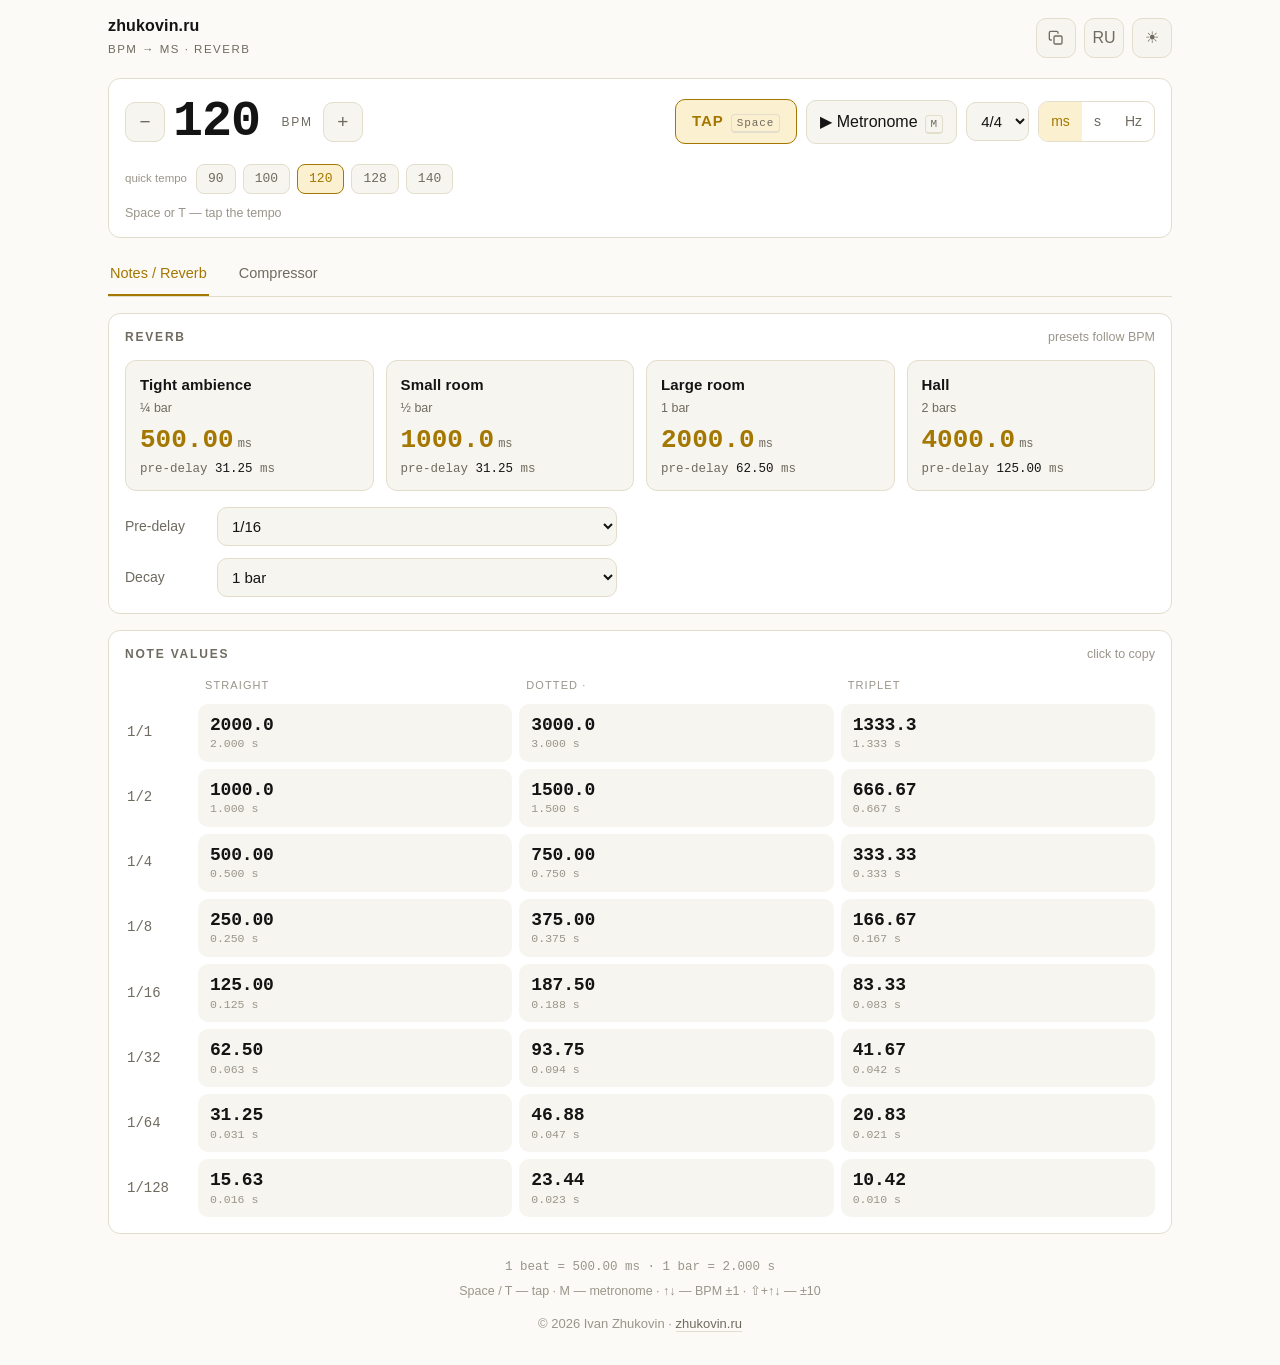
<file: static/bpm/index.html>
<!doctype html>
<html lang="ru">
<head>
<meta charset="utf-8">
<meta name="viewport" content="width=device-width,initial-scale=1,viewport-fit=cover">
<title>BPM → ms · reverb · compressor</title>
<meta name="description" content="BPM в миллисекунды, длительности нот, реверб-пресеты и настройки компрессора от темпа.">
<meta name="theme-color" content="#111111">
<meta name="apple-mobile-web-app-capable" content="yes">
<meta name="apple-mobile-web-app-status-bar-style" content="black-translucent">
<link rel="canonical" href="https://zhukovin.ru/bpm/">
<meta property="og:type" content="website">
<meta property="og:url" content="https://zhukovin.ru/bpm/">
<meta property="og:title" content="BPM → ms · reverb · compressor">
<meta property="og:description" content="BPM в миллисекунды, длительности нот, реверб-пресеты и пресеты компрессора от темпа.">
<meta property="og:image" content="https://zhukovin.ru/bpm/og.png">
<meta name="twitter:card" content="summary_large_image">
<link rel="manifest" href="manifest.webmanifest">
<link rel="icon" href="icon.svg" type="image/svg+xml">
<link rel="apple-touch-icon" href="icon-180.png">
<style>
  :root{
    --bg:#111; --card:#181818; --card2:#1f1f1f; --line:#2c2c2c;
    --fg:#fff; --dim:#9a9a9a; --dim2:#6a6a6a;
    --gold:#cb9c05; --gold-hi:#ffd95e; --gold-bg:rgba(203,156,5,.12); --bpm-fg:#cb9c05;
    --r:12px;
    --mono:"Meslo LG S","MesloLGS NF",ui-monospace,SFMono-Regular,"SF Mono",Menlo,Consolas,monospace;
  }
  html[data-theme="light"]{
    --bg:#fbfaf6; --card:#fff; --card2:#f7f5ef; --line:#e3ddcc;
    --fg:#141414; --dim:#6f6b60; --dim2:#9a958a;
    --gold:#a37700; --gold-hi:#6f5200; --gold-bg:#fbf0cf; --bpm-fg:#141414;
  }
  *{box-sizing:border-box}
  html,body{margin:0;background:var(--bg);color:var(--fg)}
  body{
    font:16px/1.5 ui-sans-serif,-apple-system,"Segoe UI",Roboto,sans-serif;
    -webkit-text-size-adjust:100%;
    padding:16px 18px calc(28px + env(safe-area-inset-bottom));
    max-width:1100px;margin:0 auto;
  }
  .num{font-family:var(--mono);font-variant-numeric:tabular-nums}
  a{color:var(--gold);text-decoration:none}
  a:hover{color:var(--gold-hi)}

  /* ---------- top bar ---------- */
  .top{display:flex;align-items:center;gap:14px;margin-bottom:18px}
  .brand{display:block;color:var(--fg)}
  .brand:hover{color:var(--fg)}
  .brand b{font-size:16px;font-weight:600;letter-spacing:.01em;display:block;line-height:1.25}
  .brand small{font-size:11.5px;letter-spacing:.13em;text-transform:uppercase;color:var(--dim)}
  .top .tools{margin-left:auto;display:flex;gap:8px}

  button{font:inherit;color:var(--fg);background:var(--card2);border:1px solid var(--line);
    border-radius:10px;padding:9px 13px;cursor:pointer;transition:.12s}
  button:hover{border-color:var(--gold);color:var(--gold-hi)}
  button:active{transform:translateY(1px)}
  .icon-btn{width:40px;height:40px;padding:0;display:grid;place-items:center;font-size:16px;color:var(--dim)}
  .icon-btn:hover{color:var(--gold)}
  .icon-btn svg{width:16px;height:16px}
  .step{width:40px;height:40px;padding:0;font-size:19px;line-height:1;color:var(--dim)}
  .step:hover{color:var(--gold)}

  /* ---------- tempo ---------- */
  .tempo{display:flex;flex-wrap:wrap;gap:12px 18px;align-items:center;
    background:var(--card);border:1px solid var(--line);border-radius:var(--r);
    padding:14px 16px;margin-bottom:16px}
  .bpmwrap{display:flex;align-items:center;gap:8px}
  .bpmwrap input{width:3ch;background:none;border:0;color:var(--bpm-fg);
    font:600 50px/1 var(--mono);font-variant-numeric:tabular-nums;
    padding:0;letter-spacing:-.02em;caret-color:var(--gold);
    cursor:ew-resize;touch-action:pan-y}
  .bpmwrap input:focus{outline:none}
  .bpmwrap input::-webkit-outer-spin-button,.bpmwrap input::-webkit-inner-spin-button{-webkit-appearance:none;margin:0}
  .bpmwrap input[type=number]{-moz-appearance:textfield;appearance:textfield}
  .bpmwrap .lbl{font-size:12px;letter-spacing:.15em;color:var(--dim);margin-right:2px}
  body.dragging{cursor:ew-resize;user-select:none}
  .controls{display:flex;align-items:center;gap:9px;flex-wrap:wrap;margin-left:auto}
  .tap{font-weight:600;font-size:15px;letter-spacing:.06em;padding:10px 16px;
    background:var(--gold-bg);border-color:var(--gold);color:var(--gold)}
  .tap.hit{background:var(--gold);color:#111}
  button.playing{background:var(--gold-bg);border-color:var(--gold);color:var(--gold-hi)}
  select{font:inherit;font-size:15px;color:var(--fg);background:var(--card2);border:1px solid var(--line);
    border-radius:10px;padding:9px 10px;cursor:pointer}
  select:hover{border-color:var(--gold)}
  select:focus{outline:1px solid var(--gold)}
  .seg{display:flex;border:1px solid var(--line);border-radius:10px;overflow:hidden}
  .seg button{border:0;border-radius:0;padding:9px 12px;background:transparent;color:var(--dim);font-size:14px}
  .seg button.on{background:var(--gold-bg);color:var(--gold)}
  kbd{font:11px/1 var(--mono);color:var(--dim);border:1px solid var(--line);border-bottom-width:2px;
    border-radius:4px;padding:2px 5px;margin-left:7px}

  .quick{display:flex;gap:7px;flex-wrap:wrap;flex-basis:100%;margin-top:2px}
  .quick button{padding:5px 11px;font:500 13px/1.4 var(--mono);border-radius:8px;color:var(--dim)}
  .quick button.on{background:var(--gold-bg);border-color:var(--gold);color:var(--gold)}
  .quick .cap{font-size:11.5px;color:var(--dim2);align-self:center;margin-right:2px}
  .tapnote{flex-basis:100%;font-size:12.5px;color:var(--dim2);margin-top:-2px}
  .tapnote b{font-weight:600;color:var(--dim)}

  /* ---------- tabs ---------- */
  .tabs{display:flex;border-bottom:1px solid var(--line);margin-bottom:16px}
  .tab{background:none;border:0;border-bottom:2px solid transparent;border-radius:0;
    padding:9px 2px;margin-right:28px;color:var(--dim);font-size:14.5px}
  .tab:hover{color:var(--gold-hi)}
  .tab.on{color:var(--gold);border-bottom-color:var(--gold)}

  /* ---------- cards ---------- */
  .card{background:var(--card);border:1px solid var(--line);border-radius:var(--r);padding:14px 16px 16px;margin-bottom:16px}
  .card[hidden],[hidden]{display:none}
  .card h2{font-size:12px;letter-spacing:.15em;text-transform:uppercase;color:var(--dim);margin:0;font-weight:600}
  .card-head{display:flex;align-items:baseline;gap:10px;margin-bottom:14px}
  .hint{font-size:12.5px;color:var(--dim2);margin-left:auto;text-align:right}

  /* ---------- reverb presets ---------- */
  .presets{display:grid;grid-template-columns:repeat(4,1fr);gap:12px}
  .preset{background:var(--card2);border:1px solid var(--line);border-radius:11px;padding:13px 14px 12px;
    display:flex;flex-direction:column;gap:9px;transition:.12s}
  .preset:hover{border-color:var(--gold)}
  .preset .nm{font-size:15px;font-weight:600;letter-spacing:.01em}
  .preset .bars{font-size:12.5px;color:var(--dim);margin-top:2px}
  .preset .pv{font:600 26px/1 var(--mono);font-variant-numeric:tabular-nums;color:var(--gold);
    cursor:pointer;display:inline-flex;align-items:baseline;gap:4px;align-self:flex-start}
  .preset .pv small{font-size:12px;font-weight:400;color:var(--dim)}
  .preset .pd{font:12.5px/1.2 var(--mono);color:var(--dim);cursor:pointer;align-self:flex-start;
    border-bottom:1px dashed transparent}
  .preset .pv:hover,.preset .pd:hover{color:var(--gold-hi);border-bottom-color:var(--gold)}
  .preset .pd b{font-weight:500;color:var(--fg)}

  .io{display:flex;align-items:center;gap:10px;flex-wrap:wrap;margin-top:16px}
  .io label{font-size:14px;color:var(--dim);min-width:82px}
  .io select{flex:0 1 400px;max-width:400px;min-width:140px}

  /* ---------- note table ---------- */
  .tbl{display:grid;grid-template-columns:66px repeat(3,1fr);gap:7px}
  .tbl .h{font-size:11px;letter-spacing:.1em;color:var(--dim2);text-transform:uppercase;padding:0 0 3px 7px;align-self:end}
  .tbl .rl{display:flex;align-items:center;font-size:14px;color:var(--dim);font-family:var(--mono);padding-left:2px}
  .cell{background:var(--card2);border:1px solid transparent;border-radius:10px;padding:9px 11px;
    cursor:pointer;min-width:0;overflow:hidden;transition:.1s}
  .cell:hover{border-color:var(--gold);background:var(--gold-bg)}
  .cell .p{font:600 18px/1.25 var(--mono);font-variant-numeric:tabular-nums;white-space:nowrap;letter-spacing:-.01em}
  .cell .s{font:11.5px/1.35 var(--mono);color:var(--dim2);white-space:nowrap}
  .cell:hover .p{color:var(--gold-hi)}

  /* ================= compressor tab ================= */
  #tab-comp .context{display:flex;flex-wrap:wrap;gap:10px 14px;align-items:center}
  #tab-comp .ctxlabel{font-size:10.5px;letter-spacing:.15em;text-transform:uppercase;color:var(--dim2)}
  #tab-comp .chips{display:flex;gap:6px;flex-wrap:wrap}
  #tab-comp .chip{padding:6px 12px;border-radius:8px;font-size:14px;color:var(--dim);background:transparent;border-color:var(--line)}
  #tab-comp .chip.on{background:var(--gold-bg);border-color:var(--gold);color:var(--gold)}
  #tab-comp .modehint{flex-basis:100%;font-size:12.5px;color:var(--dim2);margin-top:-2px}
  #tab-comp .tbl{grid-template-columns:62px repeat(3,1fr);gap:6px}
  #tab-comp .tbl .rl{font-size:13.5px}
  #tab-comp .cell{padding:8px 10px}
  #tab-comp .cell .p{font-size:17px}
  #tab-comp .barline{font-size:12.5px;color:var(--dim2);margin-top:12px}
  #tab-comp .barline span{cursor:pointer;border-bottom:1px dashed transparent}
  #tab-comp .barline span:hover{color:var(--gold-hi);border-bottom-color:var(--gold)}
  #tab-comp .presets{grid-template-columns:repeat(3,1fr);gap:12px}
  #tab-comp .preset{padding:12px 13px 11px;gap:8px}
  #tab-comp .phead{display:flex;align-items:baseline;gap:8px}
  #tab-comp .phead .nm{font-size:15px;font-weight:600;letter-spacing:.01em}
  #tab-comp .phead .tag{font:10px/1 var(--mono);letter-spacing:.04em;color:var(--dim2);margin-left:auto;white-space:nowrap}
  #tab-comp .vals{display:grid;grid-template-columns:repeat(3,1fr);gap:4px}
  #tab-comp .v{padding:4px 5px;margin:-4px -5px;border-radius:8px;cursor:pointer;min-width:0}
  #tab-comp .v:hover{background:var(--gold-bg)}
  #tab-comp .v .k{display:block;font-size:9.5px;letter-spacing:.1em;text-transform:uppercase;color:var(--dim2);white-space:nowrap}
  #tab-comp .v .p{display:block;font:600 21px/1.2 var(--mono);font-variant-numeric:tabular-nums;color:var(--gold);white-space:nowrap;letter-spacing:-.01em}
  #tab-comp .v .p small{font-size:10.5px;font-weight:400;color:var(--dim);margin-left:2px;letter-spacing:0}
  #tab-comp .v .n{display:block;font:11px/1.3 var(--mono);color:var(--dim2);white-space:nowrap}
  #tab-comp .v:hover .p{color:var(--gold-hi)}
  #tab-comp .meta{display:flex;gap:12px;flex-wrap:wrap;font:11.5px/1.4 var(--mono);color:var(--dim)}
  #tab-comp .meta span[data-copy]{cursor:pointer;border-bottom:1px dashed transparent;white-space:nowrap}
  #tab-comp .meta span[data-copy]:hover{color:var(--gold-hi);border-bottom-color:var(--gold)}
  #tab-comp .why{margin:0;font-size:12px;line-height:1.4;color:var(--dim)}
  #tab-comp .sc{display:grid;grid-template-columns:repeat(5,1fr);gap:10px}
  #tab-comp .scv{background:var(--card2);border:1px solid var(--line);border-radius:10px;padding:10px 12px;cursor:pointer;min-width:0;transition:.12s}
  #tab-comp .scv:hover{border-color:var(--gold);background:var(--gold-bg)}
  #tab-comp .scv .k{display:block;font-size:9.5px;letter-spacing:.1em;text-transform:uppercase;color:var(--dim2);white-space:nowrap}
  #tab-comp .scv .p{display:block;font:600 24px/1.15 var(--mono);font-variant-numeric:tabular-nums;color:var(--gold);white-space:nowrap;letter-spacing:-.01em}
  #tab-comp .scv .p small{font-size:11px;font-weight:400;color:var(--dim);margin-left:2px}
  #tab-comp .scv .n{display:block;font:11px/1.3 var(--mono);color:var(--dim2);white-space:nowrap}
  #tab-comp .scv:hover .p{color:var(--gold-hi)}
  #tab-comp .schint{font-size:12.5px;line-height:1.5;color:var(--dim2);margin-top:12px}

  .foot{font-size:12.5px;color:var(--dim2);text-align:center;margin-top:22px;line-height:1.9}
  .foot .credit{margin-top:8px;font-size:13px}
  .foot .credit a{color:var(--dim);border-bottom:1px solid var(--line)}
  .foot .credit a:hover{color:var(--gold);border-bottom-color:var(--gold)}

  .toast{position:fixed;left:50%;bottom:24px;transform:translate(-50%,20px);background:var(--card);
    color:var(--gold);border:1px solid var(--gold);padding:9px 16px;border-radius:99px;font-size:13px;
    opacity:0;transition:.18s;pointer-events:none;z-index:9;max-width:calc(100vw - 32px);white-space:nowrap;
    overflow:hidden;text-overflow:ellipsis}
  .toast.show{opacity:1;transform:translate(-50%,0)}

  @media(max-width:980px){
    #tab-comp .presets{grid-template-columns:repeat(2,1fr)}
  }
  @media(max-width:760px){
    body{padding:12px 12px calc(22px + env(safe-area-inset-bottom));font-size:15px}
    .presets{grid-template-columns:1fr 1fr;gap:10px}
    .bpmwrap input{font-size:42px}
    .controls{width:100%;margin-left:0}
    .io select{flex:1;max-width:none}
    .tbl{grid-template-columns:56px repeat(3,1fr);gap:6px}
    .cell{padding:8px 8px}
    .cell .p{font-size:16px}
    .cell .s{font-size:10.5px}
    #tab-comp .presets{grid-template-columns:1fr;gap:10px}
    #tab-comp .sc{grid-template-columns:1fr 1fr}
    #tab-comp .tbl{grid-template-columns:52px repeat(3,1fr);gap:5px}
    #tab-comp .cell{padding:7px 8px}
    #tab-comp .cell .p{font-size:15px}
    .tab{margin-right:20px}
  }
</style>
</head>
<body>

<div class="top">
  <a class="brand" href="https://zhukovin.ru" title="zhukovin.ru">
    <b>zhukovin.ru</b>
    <small data-i18n="tagline">bpm → ms · реверб</small>
  </a>
  <div class="tools">
    <button class="icon-btn" id="share" title="Copy link" aria-label="Copy link">
      <svg viewBox="0 0 24 24" fill="none" stroke="currentColor" stroke-width="2" stroke-linecap="round" stroke-linejoin="round">
        <rect x="9" y="9" width="12" height="12" rx="2"/>
        <path d="M5 15H4a2 2 0 0 1-2-2V4a2 2 0 0 1 2-2h9a2 2 0 0 1 2 2v1"/>
      </svg>
    </button>
    <button class="icon-btn" id="lang" title="Language">EN</button>
    <button class="icon-btn" id="theme" title="Theme">◐</button>
  </div>
</div>

<div class="tempo">
  <div class="bpmwrap">
    <button class="step" id="minus" title="−1">−</button>
    <input id="bpm" type="number" inputmode="decimal" min="20" max="400" step="0.1" value="120" class="num"
           aria-label="BPM" title="Тяните влево-вправо, ⇧ — десятками">
    <span class="lbl">BPM</span>
    <button class="step" id="plus" title="+1">+</button>
  </div>
  <div class="controls">
    <button class="tap" id="tap" title="Tap tempo: Space или T"><span data-i18n="tap">TAP</span><kbd>Space</kbd></button>
    <button id="metro"><span data-i18n="metro">Метроном</span><kbd>M</kbd></button>
    <select id="sig" title="Time signature">
      <option value="2/4">2/4</option><option value="3/4">3/4</option><option value="4/4" selected>4/4</option>
      <option value="5/4">5/4</option><option value="6/8">6/8</option><option value="7/8">7/8</option>
    </select>
    <div class="seg" id="unit">
      <button data-u="ms" class="on">ms</button><button data-u="s">s</button><button data-u="hz">Hz</button>
    </div>
  </div>
  <div class="quick" id="quick"></div>
  <div class="tapnote" data-i18n="tapHint">Пробел (Space) или T — задать темп тапом</div>
</div>

<div class="tabs" role="tablist">
  <button class="tab on" data-tab="main" role="tab">Notes / Reverb</button>
  <button class="tab" data-tab="comp" role="tab">Compressor</button>
</div>

<div id="tab-main">
  <section class="card">
    <div class="card-head">
      <h2 data-i18n="reverb">Реверб</h2>
      <span class="hint" data-i18n="presetHint">пресеты считаются от BPM</span>
    </div>
    <div class="presets" id="presets"></div>

    <div class="io">
      <label data-i18n="predelay">Pre-delay</label>
      <select id="predelay"></select>
    </div>
    <div class="io" style="margin-top:12px">
      <label data-i18n="decay">Decay</label>
      <select id="decay"></select>
    </div>
  </section>

  <section class="card">
    <div class="card-head">
      <h2 data-i18n="notes">Длительности</h2>
      <span class="hint" data-i18n="copyHint">клик — копировать</span>
    </div>
    <div class="tbl" id="notes"></div>
  </section>
</div>

<div id="tab-comp" hidden>
  <section class="card">
    <div class="context">
      <span class="ctxlabel" data-i18n="cMode">режим</span>
      <div class="seg" id="cmode"></div>
      <span class="ctxlabel" data-i18n="cGenre">жанр</span>
      <div class="chips" id="cgenre"></div>
      <div class="modehint" id="cmodehint"></div>
    </div>
  </section>

  <section class="card">
    <div class="card-head">
      <h2 data-i18n="cTimings">Рабочие длительности</h2>
      <span class="hint" data-i18n="cTimingHint">ms при текущем BPM · клик — копировать</span>
    </div>
    <div class="tbl" id="ctiming"></div>
    <div class="barline num" id="cbarline"></div>
  </section>

  <section class="card">
    <div class="card-head">
      <h2 data-i18n="cPresets">Пресеты по источнику</h2>
      <span class="hint" data-i18n="cPresetHint">живые значения от BPM, режима и жанра</span>
    </div>
    <div class="presets" id="cpresets"></div>
  </section>

  <section class="card">
    <div class="card-head">
      <h2 data-i18n="cSidechain">Sidechain от кика</h2>
      <span class="hint" data-i18n="cScHint">duck баса и пэдов от бочки</span>
    </div>
    <div class="sc" id="csc"></div>
    <div class="schint" data-i18n="cHelp">Кик — в детектор, бас и пэды — в цепь. Release не длиннее 1/4, иначе возврат слышно как провал.</div>
  </section>
</div>

<div class="foot">
  <div class="num" id="msPerBeat"></div>
  <div data-i18n="keysHelp"></div>
  <div class="credit">
    <span data-i18n="credit">© 2026 Иван Жуковин</span> ·
    <a href="https://zhukovin.ru">zhukovin.ru</a>
  </div>
</div>

<div class="toast" id="toast"></div>

<script src="lib.js"></script>
<script src="compressor-lib.js"></script>
<script>
(() => {
  'use strict';

  const L = window.BPMLib;
  const C = window.CompLib;
  const $ = s => document.querySelector(s);
  const $$ = s => Array.from(document.querySelectorAll(s));
  const store = {
    get(k, d) { try { const v = localStorage.getItem('bpmtool.' + k); return v === null ? d : JSON.parse(v); } catch { return d; } },
    set(k, v) { try { localStorage.setItem('bpmtool.' + k, JSON.stringify(v)); } catch {} }
  };
  const clamp = (n, a, b) => Math.min(b, Math.max(a, n));

  // ---------- i18n ----------
  const I18N = {
    ru: {
      title: 'BPM → ms · реверб · компрессор',
      tagline: 'bpm → ms · реверб',
      tap: 'TAP', metro: 'Метроном', stop: 'Стоп',
      tapHint: 'Пробел (Space) или T — задать темп тапом',
      reverb: 'Реверб', presetHint: 'пресеты считаются от BPM',
      predelay: 'Pre-delay', decay: 'Decay',
      notes: 'Длительности', copyHint: 'клик — копировать',
      straight: 'Ровно', dotted: 'Пунктир ·', triplet: 'Триоль',
      copyDecay: 'копировать decay', copyPd: 'копировать pre-delay',
      bars: { 0.25: '¼ такта', 0.5: '½ такта', 1: '1 такт', 2: '2 такта' },
      beatLine: (beat, bar) => `1 доля = ${beat} · 1 такт = ${bar}`,
      copied: 'скопировано', linkCopied: 'ссылка скопирована',
      quick: 'быстрый темп',
      bpmHint: 'Тяните влево-вправо, ⇧ — десятками',
      keysHelp: 'Space / T — tap · M — метроном · ↑↓ — BPM ±1 · ⇧+↑↓ — ±10',
      credit: '© 2026 Иван Жуковин',
      langLabel: 'EN', themeLabel: 'Сменить тему', shareTitle: 'Скопировать ссылку',
      cMode: 'режим', cGenre: 'жанр',
      cTimings: 'Рабочие длительности', cTimingHint: 'ms при текущем BPM · клик — копировать',
      cNote: 'нота',
      cPresets: 'Пресеты по источнику', cPresetHint: 'живые значения от BPM, режима и жанра',
      cSidechain: 'Sidechain от кика', cScHint: 'duck баса и пэдов от бочки',
      cScPre: 'до удара', cScHold: 'держать', cScRelease: 'release',
      cScLook: 'lookahead', cScDepth: 'глубина', cDetector: 'детектор',
      cHelp: 'Кик — в детектор, бас и пэды — в цепь. Release не длиннее 1/4, иначе возврат слышно как провал.',
      cModeHints: {
        track: 'инструменты и вокал по отдельности',
        bus: 'параллель / джамп-шина: быстрее, злее, выше ratio',
        master: 'прозрачный мастер: медленно, 1–2 дБ'
      },
      cBeat: v => `1 доля = ${v} ms`,
      cBar: v => `1 такт = ${v} ms`
    },
    en: {
      title: 'BPM → ms · reverb · compressor',
      tagline: 'bpm → ms · reverb',
      tap: 'TAP', metro: 'Metronome', stop: 'Stop',
      tapHint: 'Space or T — tap the tempo',
      reverb: 'Reverb', presetHint: 'presets follow BPM',
      predelay: 'Pre-delay', decay: 'Decay',
      notes: 'Note values', copyHint: 'click to copy',
      straight: 'Straight', dotted: 'Dotted ·', triplet: 'Triplet',
      copyDecay: 'copy decay', copyPd: 'copy pre-delay',
      bars: { 0.25: '¼ bar', 0.5: '½ bar', 1: '1 bar', 2: '2 bars' },
      beatLine: (beat, bar) => `1 beat = ${beat} · 1 bar = ${bar}`,
      copied: 'copied', linkCopied: 'link copied',
      quick: 'quick tempo',
      bpmHint: 'Drag left-right, ⇧ for steps of 10',
      keysHelp: 'Space / T — tap · M — metronome · ↑↓ — BPM ±1 · ⇧+↑↓ — ±10',
      credit: '© 2026 Ivan Zhukovin',
      langLabel: 'RU', themeLabel: 'Toggle theme', shareTitle: 'Copy link',
      cMode: 'mode', cGenre: 'genre',
      cTimings: 'Working note values', cTimingHint: 'ms at current BPM · click to copy',
      cNote: 'note',
      cPresets: 'Source presets', cPresetHint: 'live values from BPM, mode and genre',
      cSidechain: 'Kick sidechain', cScHint: 'duck bass and pads from the kick',
      cScPre: 'pre', cScHold: 'hold', cScRelease: 'release',
      cScLook: 'lookahead', cScDepth: 'depth', cDetector: 'detector',
      cHelp: 'Kick into the detector, bass and pads into the chain. Keep release at 1/4 or shorter, otherwise the return sounds like a hole.',
      cModeHints: {
        track: 'individual instruments and vocals',
        bus: 'parallel / jump bus: faster, harder, higher ratio',
        master: 'transparent master: slow, 1–2 dB'
      },
      cBeat: v => `1 beat = ${v} ms`,
      cBar: v => `1 bar = ${v} ms`
    }
  };

  const T = k => I18N[lang][k];

  // ---------- state from URL / storage ----------
  const params = new URLSearchParams(location.search);
  const SIGS = ['2/4', '3/4', '4/4', '5/4', '6/8', '7/8'];
  const normSig = v => {
    if (SIGS.includes(v)) return v;
    if (v && /^\d+$/.test(v) && SIGS.includes(v + '/4')) return v + '/4';
    return null;
  };
  const MODE_IDS = C.MODES.map(m => m.id);
  const GENRE_IDS = C.GENRES.map(g => g.id);

  let lang = params.get('lang') || store.get('lang', (navigator.language || 'ru').startsWith('ru') ? 'ru' : 'en');
  if (!I18N[lang]) lang = 'ru';
  let bpm = clamp(parseFloat(params.get('bpm')) || parseFloat(store.get('bpm', 120)) || 120, 20, 400);
  let sig = normSig(params.get('sig')) || normSig(store.get('sig', '4/4')) || '4/4';
  let unit = store.get('unit', 'ms');
  let theme = store.get('theme', null);
  // вкладка не запоминается: всегда открывается Notes / Reverb (главное), компрессор — по клику
  let tab = 'main';
  let cmode = MODE_IDS.includes(params.get('mode')) ? params.get('mode')
    : (MODE_IDS.includes(store.get('cmode', 'track')) ? store.get('cmode', 'track') : 'track');
  let cgenre = GENRE_IDS.includes(params.get('genre')) ? params.get('genre')
    : (GENRE_IDS.includes(store.get('cgenre', 'pop')) ? store.get('cgenre', 'pop') : 'pop');

  const { NOTES, MODS } = L;
  const qMs = q => L.qMs(q, bpm);
  const barMs = () => L.barMs(bpm, sig);
  const { fmtMs, fmtS, fmtHz } = L;

  const alt = v => unit === 's' ? `${fmtMs(v)} ms` : `${fmtS(v)} s`;
  const primary = v => unit === 'ms' ? fmtMs(v) : unit === 's' ? fmtS(v) : fmtHz(1000 / v);

  const PRESETS = [
    { name: 'Tight ambience', bars: 0.25, pd: 0.0625 },
    { name: 'Small room', bars: 0.5, pd: 0.0625 },
    { name: 'Large room', bars: 1, pd: 0.125 },
    { name: 'Hall', bars: 2, pd: 0.25 }
  ];
  // самые частые темпы поп-чартов: баллады/поп/денс/хип-хоп
  const QUICK = [90, 100, 120, 128, 140];

  // ---------- URL sync ----------
  let urlPending = false;
  function syncUrl() {
    if (urlPending) return;
    urlPending = true;
    const run = () => {
      urlPending = false;
      const p = new URLSearchParams();
      p.set('bpm', bpm);
      p.set('sig', sig);
      p.set('lang', lang);
      if (tab === 'comp') { p.set('mode', cmode); p.set('genre', cgenre); }
      try { history.replaceState(null, '', location.pathname + '?' + p.toString()); } catch {}
    };
    if (typeof requestAnimationFrame === 'function') requestAnimationFrame(run); else run();
  }

  // ---------- reverb ----------
  function renderReverbPresets() {
    const bm = barMs();
    $('#presets').innerHTML = PRESETS.map(p => {
      const ms = bm * p.bars, pd = qMs(p.pd);
      return `<article class="preset">
        <div>
          <div class="nm">${p.name}</div>
          <div class="bars">${T('bars')[p.bars]}</div>
        </div>
        <div class="pv num" data-copy="${fmtMs(ms)}" title="${T('copyDecay')}">${fmtMs(ms)}<small>ms</small></div>
        <div class="pd" data-copy="${fmtMs(pd)}" title="${T('copyPd')}">pre-delay <b class="num">${fmtMs(pd)}</b> ms</div>
      </article>`;
    }).join('');
  }

  const pdSel = $('#predelay'), dcSel = $('#decay');
  const PD = NOTES.filter(n => n.q <= 1);
  const DC = [
    { label: '1/8', q: 0.5 }, { label: '1/4', q: 1 }, { label: '1/2', q: 2 },
    { label: () => T('bars')[1], q: () => L.barQ(sig) },
    { label: () => T('bars')[2], q: () => L.barQ(sig) * 2 }
  ];
  const fillSelect = (sel, list, prev) => {
    sel.innerHTML = list.map((o, i) => `<option value="${i}">${typeof o.label === 'function' ? o.label() : o.label}</option>`).join('');
    sel.value = String(clamp(prev, 0, list.length - 1));
  };
  function renderReverb() {
    const prev = +dcSel.value;
    fillSelect(dcSel, DC, isNaN(prev) ? 3 : prev);
    renderReverbPresets();
  }

  // ---------- notes ----------
  function renderNotes() {
    let html = '<div class="h"></div>' + MODS.map(m => `<div class="h">${T(m.key)}</div>`).join('');
    for (const n of NOTES) {
      html += `<div class="rl">${n.label}</div>`;
      for (const m of MODS) {
        const ms = qMs(n.q * m.mul);
        html += `<div class="cell" data-copy="${primary(ms)}" title="${n.label} ${T(m.key)} = ${fmtMs(ms)} ms">
          <div class="p">${primary(ms)}</div><div class="s">${alt(ms)}</div></div>`;
      }
    }
    $('#notes').innerHTML = html;
    $('#msPerBeat').textContent = T('beatLine')(fmtMs(qMs(1)) + ' ms', fmtS(barMs()) + ' s');
  }

  // ---------- quick chips ----------
  function renderQuick() {
    $('#quick').innerHTML = `<span class="cap">${T('quick')}</span>` + QUICK.map(v =>
      `<button data-bpm="${v}" class="${Math.abs(bpm - v) < 0.05 ? 'on' : ''}">${v}</button>`).join('');
  }

  // ---------- compressor ----------
  const fmtAtk = v => String(Math.round(v * 10) / 10);
  const fmtRel = v => v >= 100 ? String(Math.round(v)) : String(Math.round(v * 10) / 10);
  const fmtRatio = v => String(Math.round(v * 10) / 10);
  const fmtDepth = v => (Math.round(v * 10) / 10).toFixed(1);
  const fmtTiming = v => v >= 1000 ? String(Math.round(v)) : v >= 100 ? String(Math.round(v * 10) / 10) : v.toFixed(2);

  function renderCompContext() {
    $('#cmode').innerHTML = C.MODES.map(m =>
      `<button data-mode="${m.id}" class="${m.id === cmode ? 'on' : ''}">${m[lang]}</button>`).join('');
    $('#cgenre').innerHTML = C.GENRES.map(g =>
      `<button class="chip ${g.id === cgenre ? 'on' : ''}" data-genre="${g.id}">${g[lang]}</button>`).join('');
    $('#cmodehint').textContent = T('cModeHints')[cmode];
  }

  function renderCompTiming() {
    let html = `<div class="h">${T('cNote')}</div>` + C.MODS.map(m => `<div class="h">${T(m.key)}</div>`).join('');
    for (const q of C.TIMING_NOTES) {
      html += `<div class="rl">${C.noteLabel(q)}</div>`;
      for (const m of C.MODS) {
        const ms = L.qMs(q * m.mul, bpm);
        html += `<div class="cell" data-copy="${fmtTiming(ms)}" title="${C.noteLabel(q)} ${T(m.key)} = ${fmtMs(ms)} ms">
          <div class="p num">${fmtTiming(ms)}</div></div>`;
      }
    }
    $('#ctiming').innerHTML = html;
    const beat = fmtTiming(L.qMs(1, bpm)), bar = fmtTiming(L.barMs(bpm, sig));
    $('#cbarline').innerHTML =
      `<span data-copy="${beat}">${T('cBeat')(beat)}</span> · <span data-copy="${bar}">${T('cBar')(bar)}</span>`;
  }

  function renderCompPresets() {
    $('#cpresets').innerHTML = C.GROUPS.map(g => {
      const p = C.buildPreset(g.id, cgenre, cmode, bpm);
      return `<article class="preset">
        <div class="phead"><span class="nm">${g[lang]}</span><span class="tag num">${cmode}</span></div>
        <div class="vals">
          <div class="v" role="button" tabindex="0" data-copy="${fmtAtk(p.attack)}" title="attack">
            <span class="k">attack</span>
            <span class="p num">${fmtAtk(p.attack)}<small>ms</small></span>
            <span class="n">&nbsp;</span>
          </div>
          <div class="v" role="button" tabindex="0" data-copy="${fmtRel(p.releaseMs)}" title="release">
            <span class="k">release</span>
            <span class="p num">${fmtRel(p.releaseMs)}<small>ms</small></span>
            <span class="n num">${C.noteLabel(p.releaseQ)}</span>
          </div>
          <div class="v" role="button" tabindex="0" data-copy="${fmtRatio(p.ratio)}" title="ratio">
            <span class="k">ratio</span>
            <span class="p num">${fmtRatio(p.ratio)}<small>:1</small></span>
            <span class="n">&nbsp;</span>
          </div>
        </div>
        <div class="meta num">
          <span data-copy="${p.thr[0]}…${p.thr[1]}" title="threshold">threshold ${p.thr[0]}…${p.thr[1]} dB</span>
          <span data-copy="${p.knee}" title="knee">knee ${p.knee} dB</span>
        </div>
        <p class="why">${p.why[lang]}</p>
      </article>`;
    }).join('');
  }

  function renderCompSidechain() {
    const s = C.buildSidechain(cgenre, cmode, bpm);
    const cell = (k, value, u, note, copy) => `<div class="scv" role="button" tabindex="0" data-copy="${copy}" title="${k}">
      <span class="k">${k}</span>
      <span class="p num">${value}<small>${u}</small></span>
      <span class="n num">${note || '&nbsp;'}</span>
    </div>`;
    $('#csc').innerHTML =
      cell(T('cScPre'), fmtTiming(s.preMs), 'ms', C.noteLabel(s.preQ), fmtTiming(s.preMs)) +
      cell(T('cScHold'), fmtTiming(s.holdMs), 'ms', C.noteLabel(s.holdQ), fmtTiming(s.holdMs)) +
      cell(T('cScRelease'), fmtTiming(s.relMs), 'ms', C.noteLabel(s.relQ), fmtTiming(s.relMs)) +
      cell(T('cScLook'), String(s.look), 'ms', T('cDetector'), String(s.look)) +
      cell(T('cScDepth'), fmtDepth(s.depth), 'dB', '&nbsp;', fmtDepth(s.depth));
  }

  // ---------- bpm ----------
  const bpmInput = $('#bpm');
  function fitBpm() {
    bpmInput.style.width = (Math.max(2, String(bpmInput.value).length) + 0.35) + 'ch';
  }
  function setBpm(v, save = true) {
    bpm = clamp(Math.round(v * 10) / 10, 20, 400);
    bpmInput.value = bpm; fitBpm();
    if (save) store.set('bpm', bpm);
    renderNotes(); renderReverbPresets(); renderQuick();
    renderCompTiming(); renderCompPresets(); renderCompSidechain();
    if (save) syncUrl();
  }
  bpmInput.addEventListener('input', () => {
    const v = parseFloat(bpmInput.value);
    fitBpm();
    if (v > 0) {
      bpm = clamp(v, 20, 400); store.set('bpm', bpm);
      renderNotes(); renderReverbPresets(); renderQuick();
      renderCompTiming(); renderCompPresets(); renderCompSidechain();
      syncUrl();
    }
  });
  bpmInput.addEventListener('change', () => setBpm(parseFloat(bpmInput.value) || bpm));
  $('#minus').addEventListener('click', () => setBpm(bpm - 1));
  $('#plus').addEventListener('click', () => setBpm(bpm + 1));

  // drag on the number
  let drag = null;
  bpmInput.addEventListener('pointerdown', e => {
    if (e.button !== 0) return;
    drag = { x: e.clientX, start: bpm, moved: false };
    bpmInput.setPointerCapture(e.pointerId);
  });
  bpmInput.addEventListener('pointermove', e => {
    if (!drag) return;
    const dx = e.clientX - drag.x;
    if (!drag.moved && Math.abs(dx) < 4) return;
    drag.moved = true;
    e.preventDefault();
    document.body.classList.add('dragging');
    const k = e.shiftKey ? 2 : 0.5;
    setBpm(drag.start + Math.round(dx) * k);
  });
  ['pointerup', 'pointercancel'].forEach(ev => bpmInput.addEventListener(ev, () => {
    if (drag && drag.moved) bpmInput.blur();
    drag = null;
    document.body.classList.remove('dragging');
  }));
  $('#quick').addEventListener('click', e => {
    const b = e.target.closest('[data-bpm]');
    if (b) setBpm(parseFloat(b.dataset.bpm));
  });

  $('#sig').value = sig;
  $('#sig').addEventListener('change', e => {
    sig = e.target.value;
    store.set('sig', sig);
    renderNotes(); renderReverb(); renderCompTiming(); syncUrl();
  });

  document.querySelectorAll('#unit button').forEach(b => b.addEventListener('click', () => {
    unit = b.dataset.u;
    document.querySelectorAll('#unit button').forEach(x => x.classList.toggle('on', x === b));
    store.set('unit', unit); renderNotes();
  }));

  // compressor controls
  $('#cmode').addEventListener('click', e => {
    const b = e.target.closest('[data-mode]');
    if (!b) return;
    cmode = b.dataset.mode;
    store.set('cmode', cmode);
    renderCompContext(); renderCompPresets(); renderCompSidechain(); syncUrl();
  });
  $('#cgenre').addEventListener('click', e => {
    const b = e.target.closest('[data-genre]');
    if (!b) return;
    cgenre = b.dataset.genre;
    store.set('cgenre', cgenre);
    renderCompContext(); renderCompPresets(); renderCompSidechain(); syncUrl();
  });

  // ---------- tabs ----------
  function setTab(name, save = true) {
    tab = name === 'comp' ? 'comp' : 'main';
    $$('.tab').forEach(b => b.classList.toggle('on', b.dataset.tab === tab));
    $('#tab-main').hidden = tab !== 'main';
    $('#tab-comp').hidden = tab !== 'comp';
    if (save) syncUrl();
  }
  $$('.tab').forEach(b => b.addEventListener('click', () => setTab(b.dataset.tab)));

  // ---------- tap / metronome ----------
  let taps = [];
  const tapBtn = $('#tap');
  function tap() {
    const now = performance.now();
    if (taps.length && now - taps[taps.length - 1] > 2200) taps = [];
    taps.push(now);
    if (taps.length > 8) taps.shift();
    tapBtn.classList.add('hit');
    setTimeout(() => tapBtn.classList.remove('hit'), 90);
    if (taps.length >= 2) {
      const iv = [];
      for (let i = 1; i < taps.length; i++) iv.push(taps[i] - taps[i - 1]);
      iv.sort((a, b) => a - b);
      const med = iv[Math.floor(iv.length / 2)];
      if (med > 0) setBpm(60000 / med);
    }
  }
  tapBtn.addEventListener('click', tap);

  const metro = { ctx: null, timer: null, next: 0, beat: 0, playing: false };
  const metroBtn = $('#metro');
  function tick(time) {
    const ctx = metro.ctx, o = ctx.createOscillator(), g = ctx.createGain();
    const acc = metro.beat % Math.max(1, Math.round(L.barQ(sig))) === 0;
    o.type = 'square';
    o.frequency.value = acc ? 1800 : 1200;
    g.gain.setValueAtTime(0.0001, time);
    g.gain.exponentialRampToValueAtTime(acc ? 0.35 : 0.18, time + 0.002);
    g.gain.exponentialRampToValueAtTime(0.0001, time + 0.05);
    o.connect(g).connect(ctx.destination);
    o.start(time); o.stop(time + 0.07);
  }
  function schedule() {
    const ctx = metro.ctx;
    while (metro.next < ctx.currentTime + 0.12) {
      tick(metro.next);
      metro.next += 60 / bpm;
      metro.beat++;
    }
  }
  function renderMetroBtn() {
    metroBtn.innerHTML = (metro.playing ? '■ ' + T('stop') : '▶ ' + T('metro')) + '<kbd>M</kbd>';
    metroBtn.classList.toggle('playing', metro.playing);
  }
  function startMetro() {
    if (!metro.ctx) metro.ctx = new (window.AudioContext || window.webkitAudioContext)();
    if (metro.ctx.state === 'suspended') metro.ctx.resume();
    metro.playing = true; metro.beat = 0;
    metro.next = metro.ctx.currentTime + 0.06;
    clearInterval(metro.timer);
    metro.timer = setInterval(schedule, 25);
    schedule(); renderMetroBtn();
  }
  function stopMetro() {
    metro.playing = false; clearInterval(metro.timer); renderMetroBtn();
  }
  metroBtn.addEventListener('click', () => metro.playing ? stopMetro() : startMetro());

  // ---------- theme ----------
  const themeBtn = $('#theme');
  function applyTheme(next, save = true) {
    theme = next;
    document.documentElement.dataset.theme = next;
    document.querySelector('meta[name=theme-color]').setAttribute('content', next === 'light' ? '#fbfaf6' : '#111111');
    themeBtn.textContent = next === 'light' ? '☀' : '☾';
    themeBtn.title = T('themeLabel');
    if (save) store.set('theme', next);
  }
  themeBtn.addEventListener('click', () => applyTheme(theme === 'light' ? 'dark' : 'light'));

  // ---------- copy / toast ----------
  const toast = $('#toast');
  let toastT = null;
  function note(text) {
    toast.textContent = text;
    toast.classList.add('show');
    clearTimeout(toastT);
    toastT = setTimeout(() => toast.classList.remove('show'), 1200);
  }
  async function copy(text, label) {
    try {
      if (navigator.clipboard && window.isSecureContext) await navigator.clipboard.writeText(text);
      else {
        const ta = document.createElement('textarea');
        ta.value = text; ta.style.position = 'fixed'; ta.style.opacity = '0';
        document.body.appendChild(ta); ta.select(); document.execCommand('copy'); ta.remove();
      }
      note(label || `${text} — ${T('copied')}`);
    } catch {}
  }
  document.addEventListener('click', e => {
    const c = e.target.closest('[data-copy]');
    if (c) copy(c.dataset.copy);
  });
  $('#share').addEventListener('click', async () => {
    syncUrl();
    const url = location.href;
    if (navigator.share) {
      try { await navigator.share({ title: document.title, url }); return; } catch (err) { if (err && err.name === 'AbortError') return; }
    }
    copy(url, T('linkCopied'));
  });

  // ---------- lang ----------
  function renderLang() {
    document.documentElement.lang = lang;
    document.title = T('title');
    $('#lang').textContent = T('langLabel');
    $('#share').title = T('shareTitle');
    bpmInput.title = T('bpmHint');
    document.querySelectorAll('[data-i18n]').forEach(el => {
      const k = el.dataset.i18n;
      if (typeof T(k) === 'string') el.textContent = T(k);
    });
    renderMetroBtn(); renderNotes(); renderReverb(); renderQuick();
    renderCompContext(); renderCompTiming(); renderCompPresets(); renderCompSidechain();
  }
  $('#lang').addEventListener('click', () => {
    lang = lang === 'ru' ? 'en' : 'ru';
    store.set('lang', lang);
    renderLang(); syncUrl();
  });

  // ---------- keyboard ----------
  document.addEventListener('keydown', e => {
    const target = e.target;
    // копирование с клавиатуры на плитках (role=button)
    if (target.closest && target.closest('[data-copy]') && (e.key === 'Enter' || e.code === 'Space')) {
      e.preventDefault();
      copy(target.closest('[data-copy]').dataset.copy);
      return;
    }
    const tag = (target.tagName || '').toLowerCase();
    const typing = tag === 'input' || tag === 'select' || tag === 'textarea';
    const step = e.shiftKey ? 10 : 1;
    if (e.key === 'ArrowUp' && !typing) { e.preventDefault(); setBpm(bpm + step); }
    else if (e.key === 'ArrowDown' && !typing) { e.preventDefault(); setBpm(bpm - step); }
    else if (!typing && (e.code === 'Space' || e.key === ' ')) { e.preventDefault(); tap(); }
    else if (!typing && /^[tTтТ]$/.test(e.key)) tap();
    else if (!typing && /^[mMьЬ]$/.test(e.key)) metro.playing ? stopMetro() : startMetro();
  });

  // ---------- init ----------
  if (theme === null) theme = matchMedia('(prefers-color-scheme: light)').matches ? 'light' : 'dark';
  applyTheme(theme, false);
  fillSelect(pdSel, PD, 2);
  fillSelect(dcSel, DC, 3);
  $('#sig').value = sig;
  bpmInput.value = bpm; fitBpm();
  renderNotes(); renderReverb();
  renderLang();
  setTab(tab, false);
  // старые ссылки вида /bpm/#comp больше не открывают компрессор — чистим hash
  if (location.hash) {
    try { history.replaceState(null, '', location.pathname + location.search); } catch {}
  }

  if ('serviceWorker' in navigator && location.protocol === 'https:') {
    navigator.serviceWorker.register('sw.js').catch(() => {});
  }
})();
</script>
</body>
</html>
</file>
